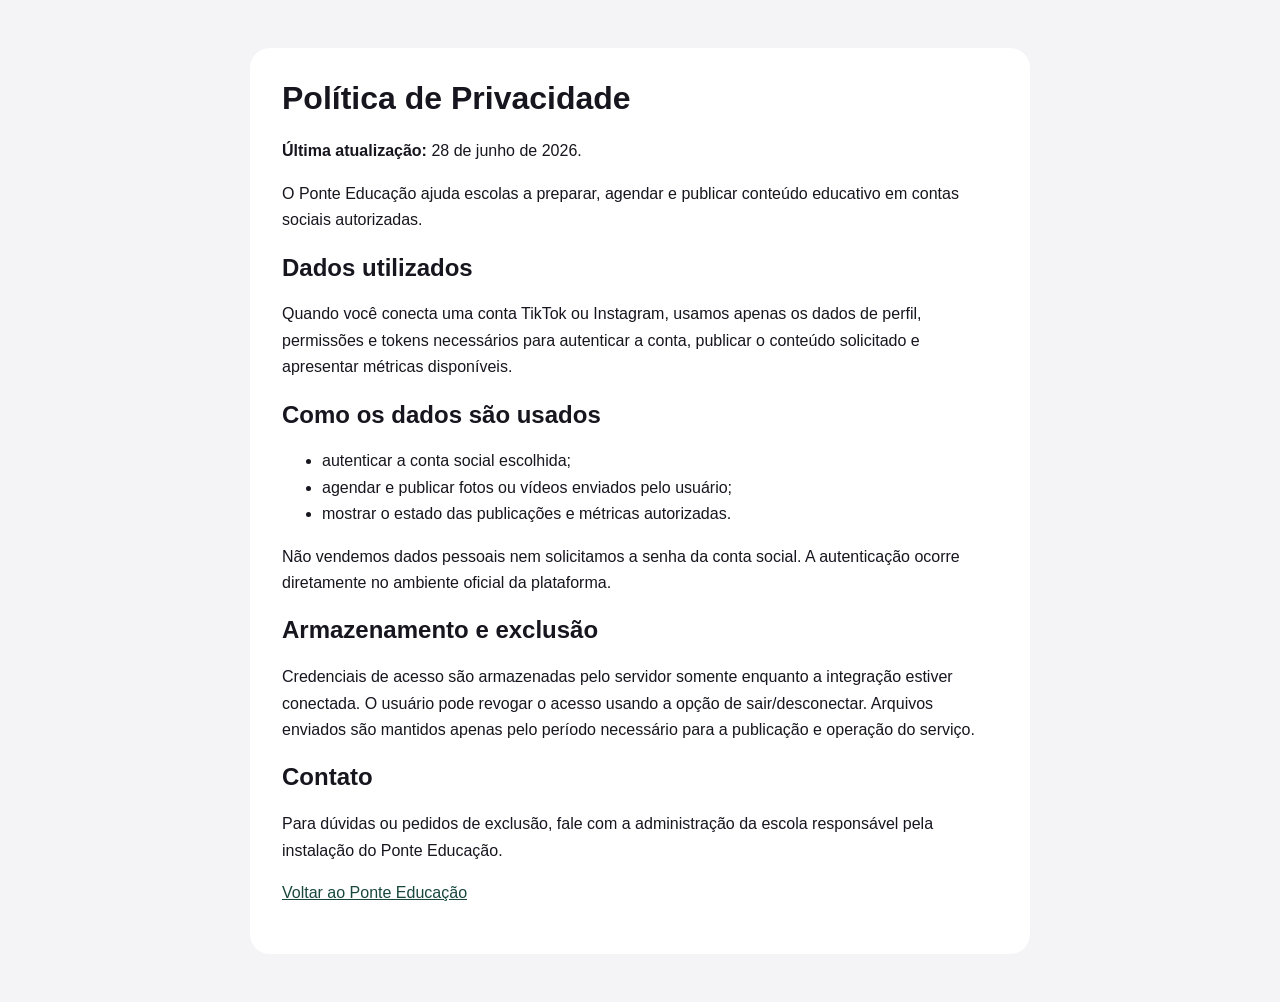
<file: privacy.html>
<!doctype html>
<html lang="pt-BR">
<head>
  <meta charset="utf-8">
  <meta name="viewport" content="width=device-width, initial-scale=1">
  <title>Política de Privacidade — Ponte Educação</title>
  <link rel="stylesheet" href="/styles.css">
  <style>main{max-width:780px;margin:48px auto;padding:32px;background:#fff;border-radius:20px}h1{margin-top:0}p,li{line-height:1.65}a{color:#17473d}</style>
</head>
<body>
  <main>
    <h1>Política de Privacidade</h1>
    <p><strong>Última atualização:</strong> 28 de junho de 2026.</p>
    <p>O Ponte Educação ajuda escolas a preparar, agendar e publicar conteúdo educativo em contas sociais autorizadas.</p>
    <h2>Dados utilizados</h2>
    <p>Quando você conecta uma conta TikTok ou Instagram, usamos apenas os dados de perfil, permissões e tokens necessários para autenticar a conta, publicar o conteúdo solicitado e apresentar métricas disponíveis.</p>
    <h2>Como os dados são usados</h2>
    <ul><li>autenticar a conta social escolhida;</li><li>agendar e publicar fotos ou vídeos enviados pelo usuário;</li><li>mostrar o estado das publicações e métricas autorizadas.</li></ul>
    <p>Não vendemos dados pessoais nem solicitamos a senha da conta social. A autenticação ocorre diretamente no ambiente oficial da plataforma.</p>
    <h2>Armazenamento e exclusão</h2>
    <p>Credenciais de acesso são armazenadas pelo servidor somente enquanto a integração estiver conectada. O usuário pode revogar o acesso usando a opção de sair/desconectar. Arquivos enviados são mantidos apenas pelo período necessário para a publicação e operação do serviço.</p>
    <h2>Contato</h2>
    <p>Para dúvidas ou pedidos de exclusão, fale com a administração da escola responsável pela instalação do Ponte Educação.</p>
    <p><a href="/">Voltar ao Ponte Educação</a></p>
  </main>
</body>
</html>
</file>
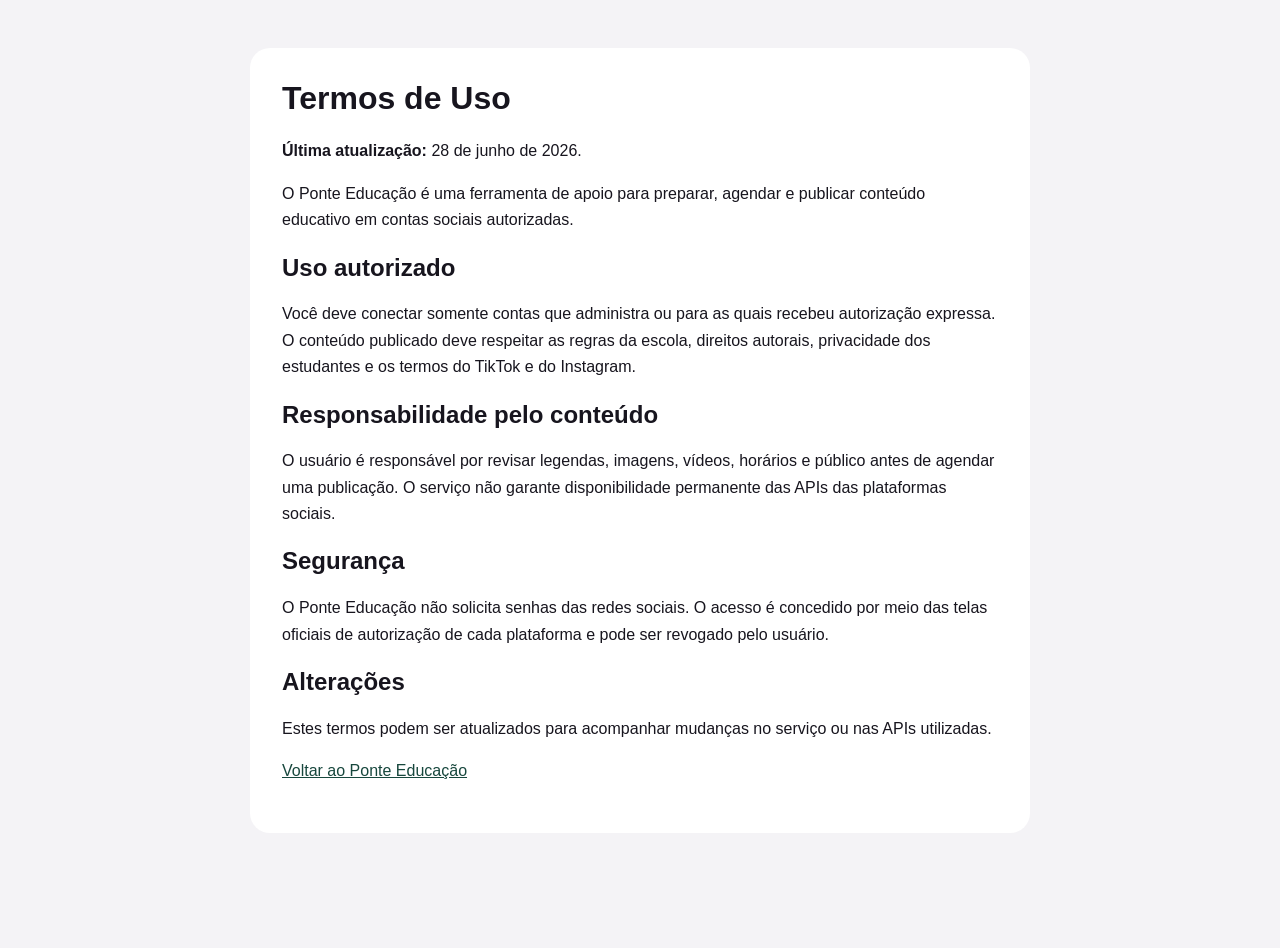
<file: terms.html>
<!doctype html>
<html lang="pt-BR">
<head>
  <meta charset="utf-8">
  <meta name="viewport" content="width=device-width, initial-scale=1">
  <title>Termos de Uso — Ponte Educação</title>
  <link rel="stylesheet" href="/styles.css">
  <style>main{max-width:780px;margin:48px auto;padding:32px;background:#fff;border-radius:20px}h1{margin-top:0}p,li{line-height:1.65}a{color:#17473d}</style>
</head>
<body>
  <main>
    <h1>Termos de Uso</h1>
    <p><strong>Última atualização:</strong> 28 de junho de 2026.</p>
    <p>O Ponte Educação é uma ferramenta de apoio para preparar, agendar e publicar conteúdo educativo em contas sociais autorizadas.</p>
    <h2>Uso autorizado</h2>
    <p>Você deve conectar somente contas que administra ou para as quais recebeu autorização expressa. O conteúdo publicado deve respeitar as regras da escola, direitos autorais, privacidade dos estudantes e os termos do TikTok e do Instagram.</p>
    <h2>Responsabilidade pelo conteúdo</h2>
    <p>O usuário é responsável por revisar legendas, imagens, vídeos, horários e público antes de agendar uma publicação. O serviço não garante disponibilidade permanente das APIs das plataformas sociais.</p>
    <h2>Segurança</h2>
    <p>O Ponte Educação não solicita senhas das redes sociais. O acesso é concedido por meio das telas oficiais de autorização de cada plataforma e pode ser revogado pelo usuário.</p>
    <h2>Alterações</h2>
    <p>Estes termos podem ser atualizados para acompanhar mudanças no serviço ou nas APIs utilizadas.</p>
    <p><a href="/">Voltar ao Ponte Educação</a></p>
  </main>
</body>
</html>
</file>
<file: styles.css>
:root{--ink:#17151e;--muted:#777482;--line:#e8e5ec;--surface:#fff;--soft:#f7f6f9;--purple:#6c3ee8;--orange:#ff7448;font-family:Inter,Arial,sans-serif;color:var(--ink);background:#f4f3f6;font-synthesis:none}*{box-sizing:border-box}body{margin:0;min-height:100vh}.shell{display:grid;grid-template-columns:238px minmax(0,1fr);min-height:100vh}.sidebar{position:sticky;top:0;height:100vh;background:#17141d;color:#fff;padding:24px 16px;display:flex;flex-direction:column}.logo{display:flex;align-items:center;gap:10px;color:#fff;text-decoration:none;padding:0 8px 28px}.logo>span{width:36px;height:36px;border-radius:10px;display:grid;place-items:center;background:linear-gradient(135deg,var(--purple),#ad65ff);font-size:12px;font-weight:900}.logo strong{font-size:16px;letter-spacing:.02em}.logo em{font-style:normal;color:#a78af7}.sidebar nav{display:grid;gap:5px}.sidebar nav button{border:0;background:transparent;color:#aaa4b5;display:flex;align-items:center;gap:12px;padding:11px 12px;border-radius:9px;font:600 13px Inter;text-align:left;cursor:pointer}.sidebar nav button:hover,.sidebar nav button.active{background:#2b2634;color:#fff}.sidebar nav svg{width:18px}.sidebar nav b{margin-left:auto;background:#3d354c;padding:2px 7px;border-radius:99px;font-size:10px}.system-card{margin-top:auto;display:flex;gap:10px;align-items:center;background:#221e29;border:1px solid #342e3e;padding:12px;border-radius:10px}.system-card .pulse{width:8px;height:8px;border-radius:50%;background:#43d89d;box-shadow:0 0 0 5px #43d89d18}.system-card div,.sidebar-profile div{display:flex;flex-direction:column;gap:3px}.system-card b{font-size:11px}.system-card small,.sidebar-profile small{font-size:9px;color:#96909e}.sidebar-profile{display:flex;gap:9px;align-items:center;padding:18px 7px 0}.sidebar-profile img{width:34px;height:34px;border-radius:50%;object-fit:cover;background:#3a3442}.sidebar-profile b{font-size:11px}main{min-width:0;padding:0 34px 50px}.topbar{height:96px;display:flex;justify-content:space-between;align-items:center}.breadcrumb{font-size:9px;letter-spacing:.13em;color:#9a96a1}.topbar h1{margin:7px 0 0;font-size:22px}.top-actions{display:flex;gap:9px}.primary,.secondary,.ghost{border-radius:9px;min-height:40px;padding:9px 13px;display:inline-flex;align-items:center;justify-content:center;gap:7px;text-decoration:none;font:700 12px Inter;cursor:pointer}.primary{background:#1d1923;color:#fff;border:1px solid #1d1923}.secondary,.ghost{background:#fff;color:#292531;border:1px solid #ddd9e2}.ghost{width:40px;padding:0}.primary svg,.secondary svg,.ghost svg{width:16px}.view{display:none}.view.active{display:block}.profile-hero{height:270px;position:relative;border-radius:18px;overflow:hidden;background:#241c32;color:#fff;box-shadow:0 18px 60px #281a3b1f}.hero-photo{position:absolute;inset:-40px;background-size:cover;background-position:center;filter:blur(28px) saturate(1.2);transform:scale(1.13)}.hero-shade{position:absolute;inset:0;background:linear-gradient(90deg,#17131edc 0%,#21162eb0 48%,#18131c55)}.hero-content{position:absolute;left:34px;bottom:32px;display:flex;align-items:center;gap:18px}.hero-content img{width:88px;height:88px;border-radius:24px;object-fit:cover;border:3px solid #ffffff6b;background:#332b3b}.hero-content span,.eyebrow{font-size:9px;font-weight:800;letter-spacing:.13em;color:#9e7aff}.hero-content h2{font-size:25px;margin:6px 0}.hero-content p{margin:0;color:#c6c0cb;font-size:11px}.hero-actions{position:absolute;right:30px;bottom:33px;display:flex;gap:8px}.hero-actions a,.hero-actions button{border:1px solid #ffffff24;background:#ffffff13;color:#fff;border-radius:9px;padding:10px 13px;display:flex;align-items:center;gap:7px;text-decoration:none;font:700 11px Inter;cursor:pointer}.hero-actions a{background:#fff;color:#211b29}.hero-actions svg{width:15px}.metrics{display:grid;grid-template-columns:repeat(4,1fr);gap:14px;margin:18px 0}.metrics article{background:#fff;border:1px solid var(--line);border-radius:13px;padding:17px}.metrics span{display:flex;gap:7px;align-items:center;font-size:10px;color:#77717e;font-weight:700}.metrics span svg{width:15px;color:var(--purple)}.metrics strong{display:block;font-size:28px;margin:12px 0 5px}.metrics small{font-size:9px;color:#a29da7}.dashboard-grid{display:grid;grid-template-columns:minmax(0,1.5fr) minmax(300px,.8fr);gap:15px}.panel{background:#fff;border:1px solid var(--line);border-radius:14px;padding:20px}.panel-head{display:flex;justify-content:space-between;align-items:flex-start;margin-bottom:17px}.panel-head h3{margin:5px 0 0;font-size:15px}.panel-head a,.panel-head button{border:0;background:transparent;color:#6d3fe6;text-decoration:none;font:700 10px Inter;display:flex;gap:5px;align-items:center;cursor:pointer}.panel-head svg{width:13px}.pipeline{display:grid;grid-template-columns:repeat(4,1fr);gap:8px}.pipeline>div{position:relative;border:1px solid #ebe8ef;border-radius:11px;padding:14px;background:#fbfafe;display:flex;flex-direction:column;gap:7px}.pipeline>div>span{position:absolute;right:9px;top:8px;font-size:8px;color:#b2adb8}.pipeline svg{width:20px;color:var(--purple)}.pipeline b{font-size:10px}.pipeline small{font-size:8px;line-height:1.4;color:#8d8793}.drop-launch{margin-top:12px;border:1px dashed #c9b9ef;background:#f8f5ff;border-radius:11px;padding:15px;display:grid;grid-template-columns:30px 1fr 20px;align-items:center;gap:10px;color:#2d2538;text-decoration:none}.drop-launch>svg:first-child{color:var(--purple)}.drop-launch div{display:flex;flex-direction:column;gap:3px}.drop-launch b{font-size:11px}.drop-launch small{font-size:9px;color:#8a8490}.activity-list{display:grid}.activity{display:grid;grid-template-columns:32px minmax(0,1fr) auto;gap:9px;align-items:center;padding:9px 0;border-bottom:1px solid #f0edf2}.activity:last-child{border:0}.activity-icon{width:30px;height:30px;border-radius:8px;background:#f0eaff;color:#7146d9;display:grid;place-items:center}.activity-icon.published{background:#e7f8f1;color:#198461}.activity-icon.failed{background:#fff0ed;color:#c14d3c}.activity-icon svg{width:14px}.activity>div{display:flex;flex-direction:column;gap:3px;min-width:0}.activity b{font-size:10px;overflow:hidden;text-overflow:ellipsis;white-space:nowrap}.activity small,.activity time{font-size:8px;color:#9b96a1}.channels-strip{margin-top:15px}.channel-preview{display:grid;grid-template-columns:repeat(4,1fr);gap:8px}.channel-preview>div{display:flex;gap:10px;align-items:center;padding:11px;background:#f8f7fa;border-radius:9px}.channel-preview svg{width:17px;color:var(--purple)}.channel-preview span{display:flex;flex-direction:column;gap:3px}.channel-preview b{font-size:9px}.channel-preview small{font-size:8px;color:#918b97}.section-intro{padding:15px 0 24px}.section-intro h2{font-size:27px;margin:7px 0}.section-intro p{color:#817b87;font-size:12px}.studio-grid{display:grid;grid-template-columns:1.2fr .8fr;gap:16px}.studio-launch{min-height:350px;border-radius:18px;padding:34px;background:linear-gradient(135deg,#1e1828,#4e28a4 65%,#ff7148);color:#fff;text-decoration:none;display:flex;flex-direction:column;align-items:flex-start}.studio-launch>svg{width:42px;height:42px}.studio-launch h3{font-size:29px;margin:55px 0 10px}.studio-launch p{max-width:520px;color:#d7cfdf;line-height:1.6}.studio-launch span{margin-top:auto;font-size:12px;font-weight:800;display:flex;gap:6px}.studio-launch span svg{width:15px}.feature-stack{display:grid;gap:10px}.feature-stack>div{background:#fff;border:1px solid var(--line);border-radius:14px;padding:20px;display:grid;grid-template-columns:35px 1fr;gap:3px 10px}.feature-stack svg{grid-row:1/3;width:23px;color:var(--purple)}.feature-stack b{font-size:12px}.feature-stack small{font-size:9px;color:#88828e}.channel-grid,.accounts-grid{display:grid;grid-template-columns:repeat(3,1fr);gap:13px}.channel-card{background:#fff;border:1px solid var(--line);border-radius:13px;padding:16px;display:grid;grid-template-columns:38px 1fr auto;gap:11px;align-items:center}.channel-card.enabled{border-color:#c7b7ed;box-shadow:0 8px 25px #6d42d50d}.channel-icon{width:38px;height:38px;border-radius:10px;background:#f1ebff;color:var(--purple);display:grid;place-items:center}.channel-icon svg{width:18px}.channel-card div{display:flex;flex-direction:column;gap:4px}.channel-card b{font-size:11px}.channel-card small{font-size:8px;color:#8e8994;line-height:1.4}.channel-card em{font-style:normal;font-size:8px;color:#756e7c;background:#f1eff3;padding:4px 6px;border-radius:99px}.channel-card.enabled em{background:#e5f7ef;color:#157a59}.table-wrap{overflow:auto;padding:0}table{width:100%;border-collapse:collapse}th,td{text-align:left;padding:14px 17px;border-bottom:1px solid #efedf1;font-size:10px}th{font-size:8px;text-transform:uppercase;letter-spacing:.08em;color:#96919c}td:first-child{display:flex;flex-direction:column;gap:4px;min-width:240px}td small{font-size:8px;color:#97919d}.post-state,.ai-state{padding:4px 7px;border-radius:99px;background:#eeebf1;font-size:8px}.post-state.published,.ai-state.ready{background:#e4f7ee;color:#147b59}.post-state.failed,.ai-state.failed{background:#ffebe7;color:#b84434}.ai-state.pending,.ai-state.analyzing{background:#eee7ff;color:#6538cc}.account-actions{display:flex;gap:9px;margin-bottom:18px}.account-card{position:relative;overflow:hidden;background:#fff;border:1px solid var(--line);border-radius:14px;min-height:230px}.account-cover{height:100px;background:linear-gradient(135deg,#6336d1,#fd7549);background-size:cover;background-position:center;filter:saturate(.8)}.account-card>img{position:absolute;left:18px;top:68px;width:64px;height:64px;border-radius:18px;border:4px solid #fff;object-fit:cover;background:#eee}.account-card>div:last-child{padding:44px 18px 18px;display:flex;flex-direction:column;gap:4px}.account-card b{font-size:13px}.account-card small{font-size:10px;color:#89838f}.account-card span{margin-top:10px;color:#16805d;font-size:9px;display:flex;gap:5px;align-items:center}.account-card span svg{width:13px}.empty{padding:30px;text-align:center;color:#9b96a1;font-size:10px}.account-empty{background:#fff;border:1px dashed #cfc9d4;border-radius:13px;display:flex;flex-direction:column;gap:5px}.toast{position:fixed;right:22px;bottom:22px;background:#201a28;color:#fff;padding:11px 15px;border-radius:9px;font-size:11px;opacity:0;transform:translateY(10px);transition:.2s}.toast.show{opacity:1;transform:none}@media(max-width:1100px){.pipeline{grid-template-columns:repeat(2,1fr)}.metrics{grid-template-columns:repeat(2,1fr)}.channel-preview{grid-template-columns:repeat(2,1fr)}.channel-grid,.accounts-grid{grid-template-columns:repeat(2,1fr)}}@media(max-width:820px){.shell{grid-template-columns:1fr}.sidebar{position:static;height:auto;flex-direction:row;align-items:center;padding:12px}.logo{padding:0}.sidebar nav{display:flex;margin-left:auto}.sidebar nav button span,.sidebar nav b,.system-card,.sidebar-profile{display:none}main{padding:0 16px 40px}.dashboard-grid,.studio-grid{grid-template-columns:1fr}.profile-hero{height:330px}.hero-actions{left:28px;right:auto;bottom:24px}.hero-content{top:35px;bottom:auto;left:28px;align-items:flex-start}.hero-content img{width:72px;height:72px}.channel-grid,.accounts-grid{grid-template-columns:1fr}}@media(max-width:560px){.topbar{height:82px}.topbar h1{font-size:17px}.top-actions .ghost{display:none}.profile-hero{height:360px}.hero-content{flex-direction:column}.metrics{grid-template-columns:1fr 1fr}.pipeline,.channel-preview{grid-template-columns:1fr}.hero-actions{flex-direction:column}.channel-grid{grid-template-columns:1fr}.sidebar nav button{padding:9px}.sidebar nav svg{width:16px}.logo strong{display:none}}
</file>
